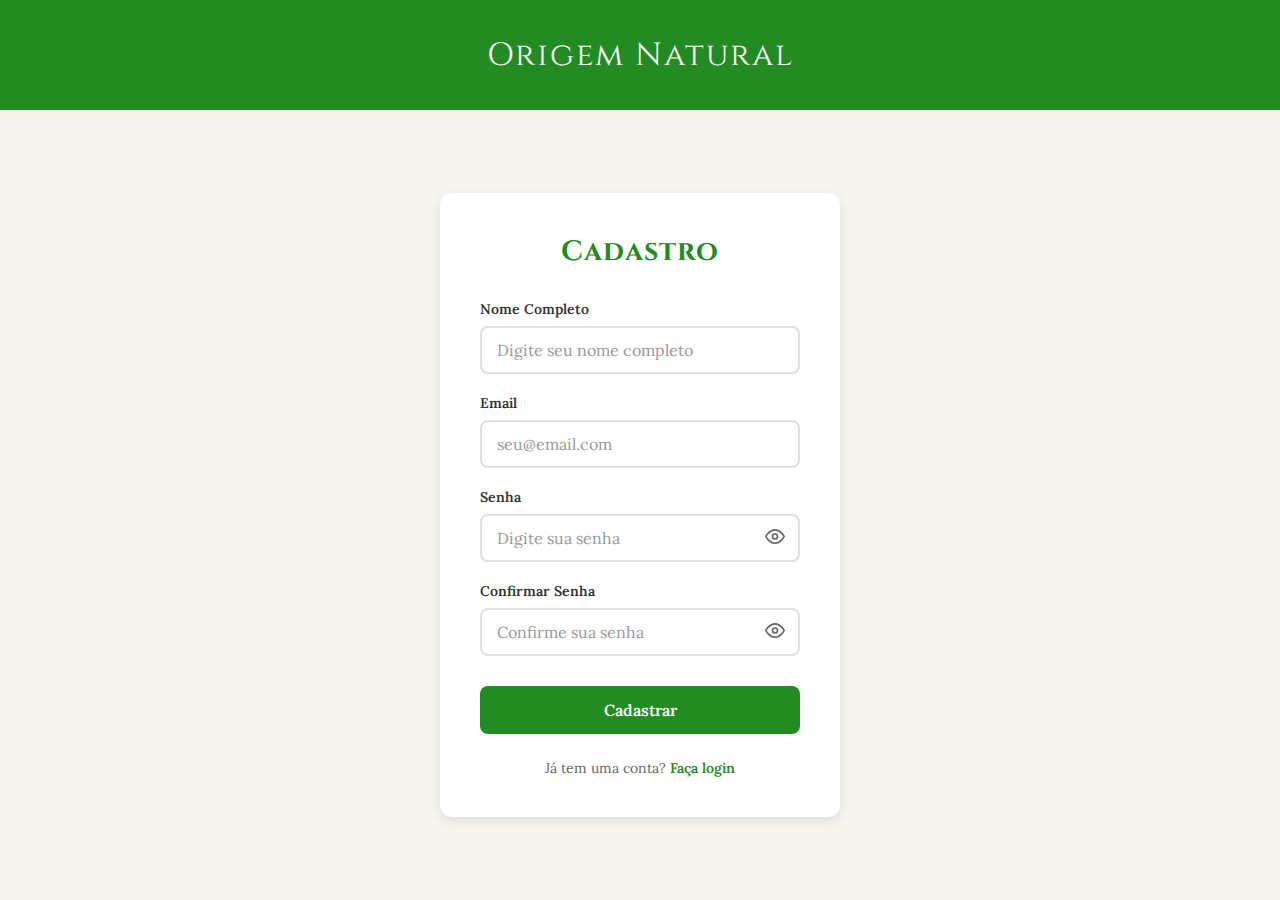
<file: cadastro.html>
<!DOCTYPE html>
<html lang="pt-br">
<head>
    <meta charset="UTF-8">
    <meta name="viewport" content="width=device-width, initial-scale=1.0">
    <link rel="stylesheet" href="style.css">
    <title>Cadastro - Origem Natural</title>
</head>
<body>
    <header>
        <p id="titulo">Origem Natural</p>
    </header>

    <div class="login-container">
        <div class="login-box">
            <h2 class="login-title">Cadastro</h2>
            <form id="cadastroForm">
                <div class="form-group">
                    <label for="nome">Nome Completo</label>
                    <input 
                        type="text" 
                        id="nome" 
                        name="nome" 
                        required 
                        placeholder="Digite seu nome completo"
                        autocomplete="name"
                    >
                </div>

                <div class="form-group">
                    <label for="email">Email</label>
                    <input 
                        type="email" 
                        id="email" 
                        name="email" 
                        required 
                        placeholder="seu@email.com"
                        autocomplete="email"
                    >
                </div>
                
                <div class="form-group">
                    <label for="senha">Senha</label>
                    <div style="position: relative;">
                        <input 
                            type="password" 
                            id="senha" 
                            name="senha" 
                            required 
                            placeholder="Digite sua senha"
                            autocomplete="new-password"
                            style="padding-right: 45px;"
                        >
                        <button 
                            type="button" 
                            id="btnMostrarSenha" 
                            style="position: absolute; right: 10px; top: 50%; transform: translateY(-50%); background: none; border: none; cursor: pointer; padding: 5px; color: #666;"
                            title="Mostrar senha"
                        >
                            <svg id="iconeSenha" width="20" height="20" viewBox="0 0 24 24" fill="none" stroke="currentColor" stroke-width="2" stroke-linecap="round" stroke-linejoin="round">
                                <path d="M1 12s4-8 11-8 11 8 11 8-4 8-11 8-11-8-11-8z"></path>
                                <circle cx="12" cy="12" r="3"></circle>
                            </svg>
                        </button>
                    </div>
                </div>

                <div class="form-group">
                    <label for="confirmarSenha">Confirmar Senha</label>
                    <div style="position: relative;">
                        <input 
                            type="password" 
                            id="confirmarSenha" 
                            name="confirmarSenha" 
                            required 
                            placeholder="Confirme sua senha"
                            autocomplete="new-password"
                            style="padding-right: 45px;"
                        >
                        <button 
                            type="button" 
                            id="btnMostrarConfirmarSenha" 
                            style="position: absolute; right: 10px; top: 50%; transform: translateY(-50%); background: none; border: none; cursor: pointer; padding: 5px; color: #666;"
                            title="Mostrar senha"
                        >
                            <svg id="iconeConfirmarSenha" width="20" height="20" viewBox="0 0 24 24" fill="none" stroke="currentColor" stroke-width="2" stroke-linecap="round" stroke-linejoin="round">
                                <path d="M1 12s4-8 11-8 11 8 11 8-4 8-11 8-11-8-11-8z"></path>
                                <circle cx="12" cy="12" r="3"></circle>
                            </svg>
                        </button>
                    </div>
                </div>

                <div class="form-group">
                    <button type="submit" class="btn-login" id="btnCadastro">
                        Cadastrar
                    </button>
                </div>

                <div id="mensagemErro" class="mensagem-erro" style="display: none;"></div>
            </form>

            <div class="login-footer">
                <p>Já tem uma conta? <a href="login.html" id="linkLogin">Faça login</a></p>
            </div>
        </div>
    </div>

    <script src="cadastro.js"></script>
</body>
</html>
</file>
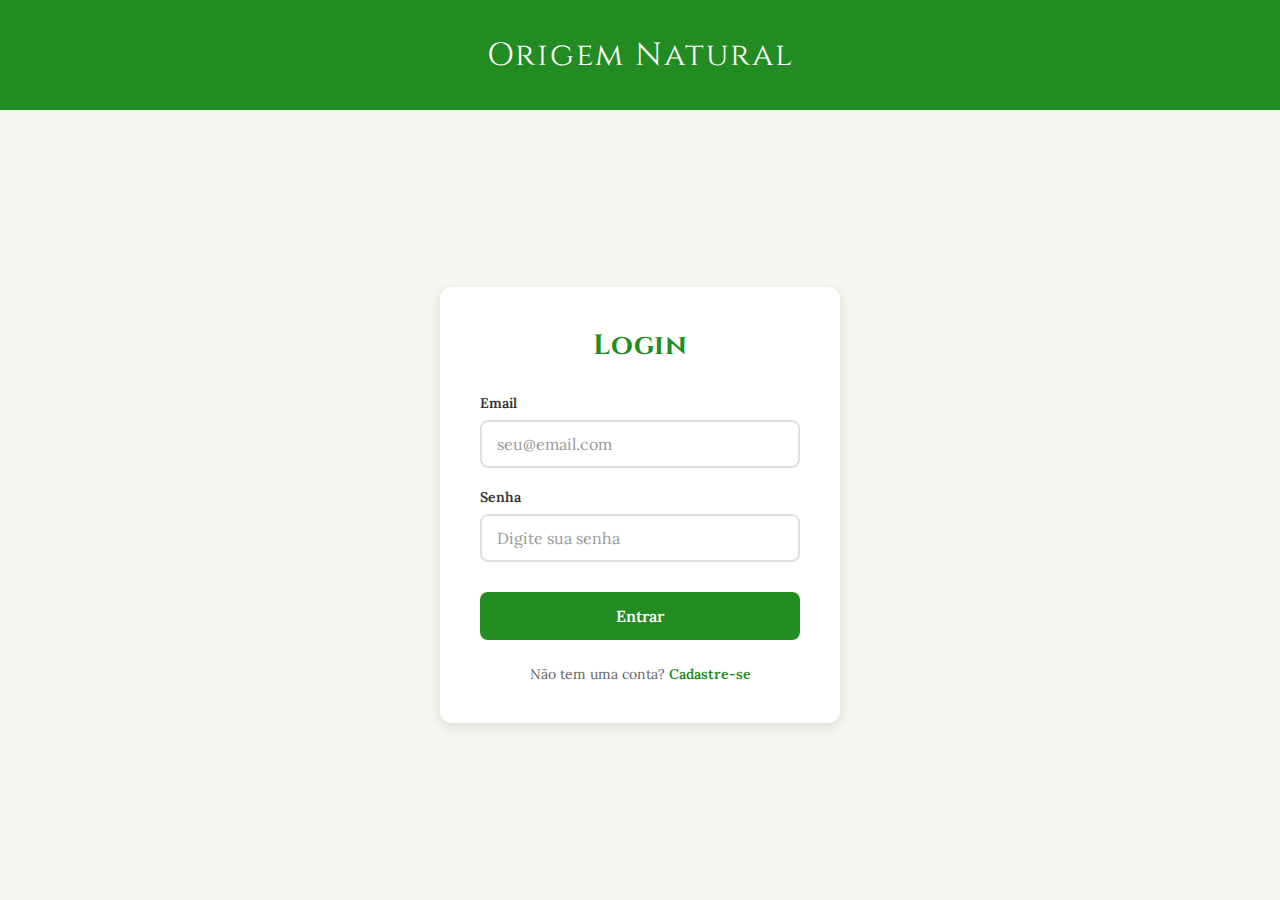
<file: login.html>
<!DOCTYPE html>
<html lang="pt-br">
<head>
    <meta charset="UTF-8">
    <meta name="viewport" content="width=device-width, initial-scale=1.0">
    <link rel="stylesheet" href="style.css">
    <title>Login - Origem Natural</title>
</head>
<body>
    <header>
        <p id="titulo">Origem Natural</p>
    </header>

    <div class="login-container">
        <div class="login-box">
            <h2 class="login-title">Login</h2>
            <form id="loginForm">
                <div class="form-group">
                    <label for="email">Email</label>
                    <input 
                        type="email" 
                        id="email" 
                        name="email" 
                        required 
                        placeholder="seu@email.com"
                        autocomplete="email"
                    >
                </div>
                
                <div class="form-group">
                    <label for="senha">Senha</label>
                    <input 
                        type="password" 
                        id="senha" 
                        name="senha" 
                        required 
                        placeholder="Digite sua senha"
                        autocomplete="current-password"
                    >
                </div>

                <div class="form-group">
                    <button type="submit" class="btn-login" id="btnLogin">
                        Entrar
                    </button>
                </div>

                <div id="mensagemErro" class="mensagem-erro" style="display: none;"></div>
            </form>

            <div class="login-footer">
                <p>Não tem uma conta? <a href="#" id="linkCadastro">Cadastre-se</a></p>
            </div>
        </div>
    </div>

    <script src="login.js"></script>
</body>
</html>
</file>
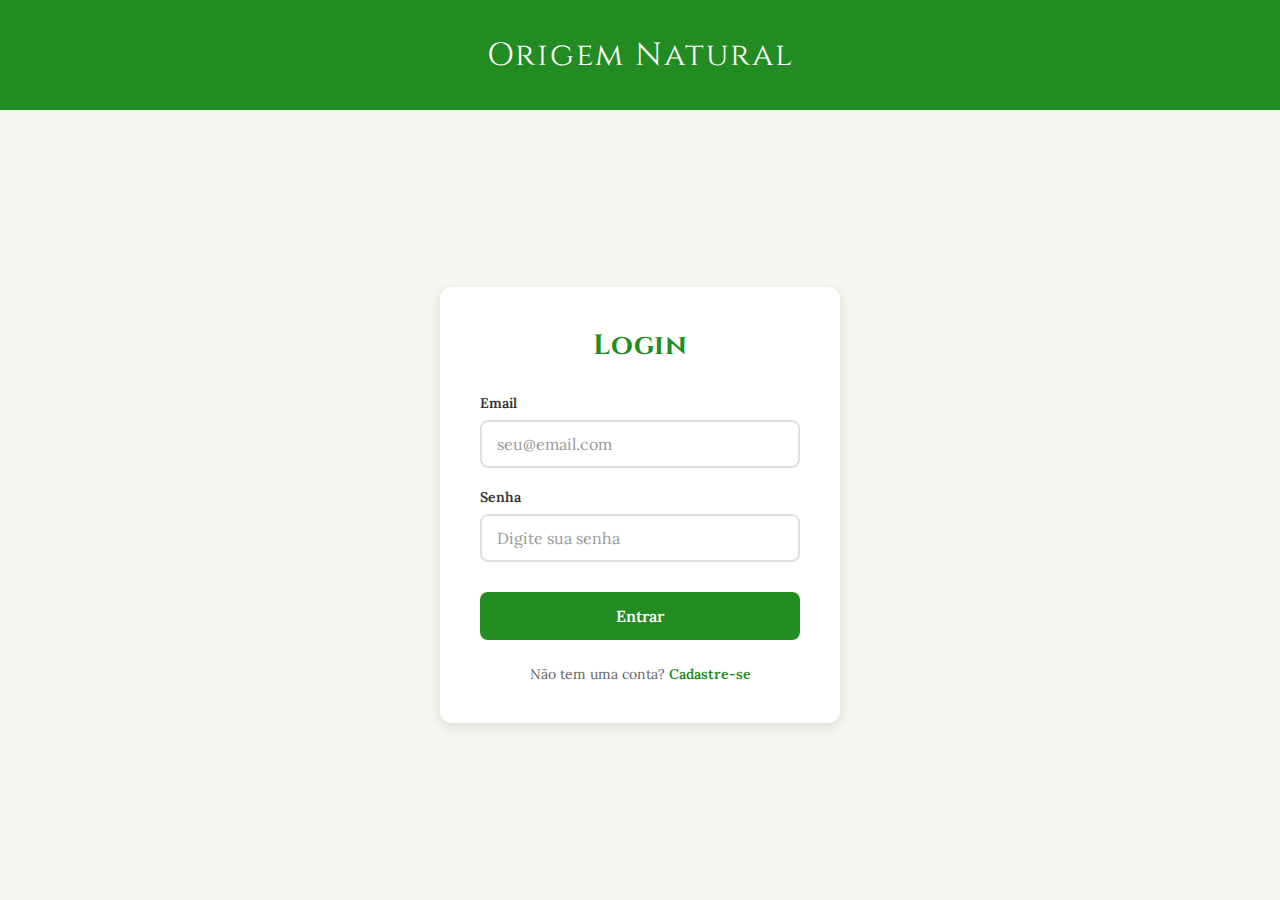
<file: perfil.html>
<!DOCTYPE html>
<html lang="pt-br">
<head>
    <meta charset="UTF-8">
    <meta name="viewport" content="width=device-width, initial-scale=1.0">
    <link rel="stylesheet" href="style.css">
    <title>Perfil - Origem Natural</title>
</head>
<body>
    <header>
        <p id="titulo">Origem Natural</p>
        <div class="header-actions">
            <a href="index.html" class="btn-header">Voltar</a>
            <button class="btn-header" id="btnLogout">Sair</button>
        </div>
    </header>

    <div class="login-container">
        <div class="login-box" style="max-width: 600px;">
            <h2 class="login-title">Meu Perfil</h2>
            
            <div id="perfilContent">
                <div style="text-align: center; padding: 20px;">
                    <div style="width: 100px; height: 100px; margin: 0 auto 20px; border-radius: 50%; background: #228B22; display: flex; align-items: center; justify-content: center; color: white; font-size: 40px;">
                        <svg width="60" height="60" viewBox="0 0 24 24" fill="none" stroke="currentColor" stroke-width="2" stroke-linecap="round" stroke-linejoin="round">
                            <path d="M20 21v-2a4 4 0 0 0-4-4H8a4 4 0 0 0-4 4v2"></path>
                            <circle cx="12" cy="7" r="4"></circle>
                        </svg>
                    </div>
                </div>

                <div class="form-group">
                    <label>Nome</label>
                    <div id="nomePerfil" style="padding: 12px 15px; background: #f5f5f5; border-radius: 8px; color: #333;">-</div>
                </div>

                <div class="form-group">
                    <label>Email</label>
                    <div id="emailPerfil" style="padding: 12px 15px; background: #f5f5f5; border-radius: 8px; color: #333;">-</div>
                </div>

                <div id="mensagemErro" class="mensagem-erro" style="display: none;"></div>
            </div>
        </div>
    </div>

    <script src="perfil.js"></script>
</body>
</html>
</file>
<file: style.css>
@import url('https://fonts.googleapis.com/css2?family=Cinzel:wght@400..900&display=swap');
@import url('https://fonts.googleapis.com/css2?family=Lora:wght@400;600&display=swap');

* {
    padding: 0;
    margin: 0;
    box-sizing: border-box;
}

body {
    background: #f6f5ef;
    font-family: "Lora", serif;
}

header {
    background: #228B22;
    height: 110px;
    display: flex;
    justify-content: space-between;
    align-items: center;
    padding: 0 40px;
    position: relative;
}

#titulo {
    position: absolute;
    left: 50%;
    transform: translateX(-50%);
    font-family: "Cinzel", serif;
    font-size: 32px;
    color: white;
    letter-spacing: 2px;
}

.header-actions {
    display: flex;
    gap: 10px;
}

.btn-header {
    background: rgba(255, 255, 255, 0.2);
    color: white;
    padding: 10px 20px;
    border: 2px solid rgba(255, 255, 255, 0.3);
    border-radius: 6px;
    text-decoration: none;
    font-family: "Lora", serif;
    font-size: 14px;
    font-weight: 600;
    cursor: pointer;
    transition: all 0.3s;
    display: inline-flex;
    align-items: center;
    justify-content: center;
    gap: 8px;
}

.btn-perfil {
    padding: 10px;
    min-width: 40px;
}

.btn-perfil svg {
    display: block;
}

.btn-carrinho {
    position: relative;
}

.badge-carrinho {
    background: #ff9800;
    color: white;
    border-radius: 12px;
    padding: 2px 8px;
    font-size: 12px;
    font-weight: 700;
    margin-left: 8px;
    display: inline-block;
    min-width: 24px;
    text-align: center;
}

.btn-header:hover {
    background: rgba(255, 255, 255, 0.3);
    border-color: rgba(255, 255, 255, 0.5);
}

@media (max-width: 768px) {
    header {
        padding: 0 20px;
    }
    
    #titulo {
        font-size: 24px;
    }
    
    .btn-header {
        padding: 8px 15px;
        font-size: 12px;
    }
}

/* Área do catálogo */
.catalogo {
    width: 100%;
    max-width: 1100px;
    margin: 40px auto;
    display: grid;
    grid-template-columns: repeat(auto-fit, minmax(250px, 1fr));
    gap: 25px;
    padding: 0 20px;
}

.card {
    background: white;
    border-radius: 12px;
    padding-bottom: 15px;
    box-shadow: 0 3px 8px rgba(0,0,0,0.15);
    transition: .3s;
}

.card:hover {
    transform: scale(1.02);
}

.card img {
    width: 100%;
    height: 180px;
    object-fit: cover;
    border-radius: 12px 12px 0 0;
}

.card .sem-imagem {
    width: 100%;
    height: 180px;
    background-color: #f0f0f0;
    display: flex;
    align-items: center;
    justify-content: center;
    border-radius: 12px 12px 0 0;
    color: #999;
    font-size: 14px;
}

.card h3 {
    font-family: "Cinzel", serif;
    text-align: center;
    margin-top: 10px;
    font-size: 20px;
}

.card p {
    text-align: center;
    font-size: 15px;
    margin-top: 6px;
    padding: 0 10px;
}

.preco {
    text-align: center;
    margin-top: 10px;
    font-weight: bold;
    color: #228B22;
    font-size: 18px;
}

.btn-comprar {
    width: calc(100% - 20px);
    margin: 15px 10px 10px 10px;
    padding: 12px;
    background: #228B22;
    color: white;
    border: none;
    border-radius: 8px;
    font-size: 16px;
    font-weight: 600;
    font-family: "Lora", serif;
    cursor: pointer;
    transition: background 0.3s, transform 0.2s;
}

.btn-comprar:hover {
    background: #1e7a1e;
    transform: translateY(-2px);
}

.btn-comprar:active {
    transform: translateY(0);
}

.btn-comprar:disabled {
    background: #ccc;
    cursor: not-allowed;
    transform: none;
}

/* Popup de Compra */
.popup-overlay {
    position: fixed;
    top: 0;
    left: 0;
    width: 100%;
    height: 100%;
    background: rgba(0, 0, 0, 0.5);
    display: flex;
    justify-content: center;
    align-items: center;
    z-index: 1000;
    animation: fadeIn 0.2s ease-out;
}

.popup-compra {
    background: white;
    border-radius: 12px;
    width: 90%;
    max-width: 400px;
    max-height: 90vh;
    box-shadow: 0 8px 24px rgba(0,0,0,0.3);
    animation: slideUp 0.3s ease-out;
    overflow: hidden;
    display: flex;
    flex-direction: column;
}

.popup-header {
    background: #228B22;
    color: white;
    padding: 20px;
    display: flex;
    justify-content: space-between;
    align-items: center;
}

.popup-header h3 {
    margin: 0;
    font-family: "Cinzel", serif;
    font-size: 20px;
}

.popup-fechar {
    background: none;
    border: none;
    color: white;
    font-size: 28px;
    cursor: pointer;
    padding: 0;
    width: 30px;
    height: 30px;
    display: flex;
    align-items: center;
    justify-content: center;
    border-radius: 50%;
    transition: background 0.2s;
}

.popup-fechar:hover {
    background: rgba(255, 255, 255, 0.2);
}

.popup-body {
    padding: 25px;
    text-align: center;
    overflow-y: auto;
    flex: 1;
    max-height: calc(90vh - 140px);
}

.popup-produto-nome {
    font-size: 18px;
    font-weight: 600;
    color: #333;
    margin-bottom: 10px;
    font-family: "Cinzel", serif;
}

.popup-produto-preco {
    font-size: 24px;
    font-weight: bold;
    color: #228B22;
    margin-bottom: 20px;
}

.popup-quantidade {
    margin-top: 20px;
}

.popup-quantidade label {
    display: block;
    margin-bottom: 8px;
    font-weight: 600;
    color: #333;
    font-size: 14px;
}

.input-quantidade {
    width: 100px;
    padding: 10px;
    border: 2px solid #e0e0e0;
    border-radius: 8px;
    font-size: 16px;
    text-align: center;
    font-family: "Lora", serif;
}

.input-quantidade:focus {
    outline: none;
    border-color: #228B22;
}

.popup-footer {
    padding: 20px;
    display: flex;
    gap: 10px;
    justify-content: flex-end;
    border-top: 1px solid #e0e0e0;
}

.btn-popup-cancelar,
.btn-popup-confirmar {
    padding: 12px 24px;
    border: none;
    border-radius: 8px;
    font-size: 16px;
    font-weight: 600;
    font-family: "Lora", serif;
    cursor: pointer;
    transition: all 0.3s;
}

.btn-popup-cancelar {
    background: #f5f5f5;
    color: #333;
}

.btn-popup-cancelar:hover {
    background: #e0e0e0;
}

.btn-popup-confirmar {
    background: #228B22;
    color: white;
}

.btn-popup-confirmar:hover {
    background: #1e7a1e;
    transform: translateY(-2px);
}

@keyframes fadeIn {
    from {
        opacity: 0;
    }
    to {
        opacity: 1;
    }
}

@keyframes slideUp {
    from {
        opacity: 0;
        transform: translateY(30px);
    }
    to {
        opacity: 1;
        transform: translateY(0);
    }
}

/* Carrinho */
.carrinho-lista {
    max-height: 300px;
    overflow-y: auto;
    margin-bottom: 15px;
}

.carrinho-item {
    display: flex;
    align-items: center;
    justify-content: space-between;
    gap: 10px;
    padding: 10px 0;
    border-bottom: 1px solid #eee;
}

.carrinho-item-info {
    flex: 1;
}

.carrinho-item-nome {
    font-weight: 600;
    margin-bottom: 4px;
}

.carrinho-item-preco {
    color: #228B22;
    font-weight: 700;
}

.carrinho-controles {
    display: flex;
    align-items: center;
    gap: 8px;
}

.btn-quantidade {
    width: 32px;
    height: 32px;
    border: 1px solid #ccc;
    background: #f5f5f5;
    border-radius: 6px;
    cursor: pointer;
    font-size: 16px;
}

.input-quantidade-lista {
    width: 50px;
    text-align: center;
    padding: 6px;
    border: 1px solid #ccc;
    border-radius: 6px;
}

.btn-remover-item {
    background: none;
    border: none;
    color: #f44336;
    font-weight: 700;
    cursor: pointer;
}

.carrinho-total {
    display: flex;
    justify-content: space-between;
    align-items: center;
    font-weight: 700;
    font-size: 18px;
    margin: 10px 0 15px 0;
}

.btn-finalizar {
    width: 100%;
    padding: 12px;
    background: #228B22;
    color: white;
    border: none;
    border-radius: 8px;
    font-size: 16px;
    font-weight: 700;
    cursor: pointer;
    transition: background 0.3s, transform 0.2s;
}

.btn-finalizar:hover {
    background: #1e7a1e;
    transform: translateY(-2px);
}

/* Notificação de produto adicionado */
.notificacao-carrinho {
    position: fixed;
    top: 130px;
    right: 20px;
    background: #4caf50;
    color: white;
    padding: 15px 25px;
    border-radius: 8px;
    box-shadow: 0 4px 12px rgba(0,0,0,0.3);
    font-weight: 600;
    z-index: 2000;
    opacity: 0;
    transform: translateX(400px);
    transition: all 0.3s ease-out;
    max-width: 300px;
}

.notificacao-carrinho.mostrar {
    opacity: 1;
    transform: translateX(0);
}

@keyframes slideInRight {
    from {
        opacity: 0;
        transform: translateX(400px);
    }
    to {
        opacity: 1;
        transform: translateX(0);
    }
}

/* Métodos de Pagamento */
.popup-total-pagamento {
    text-align: center;
    font-size: 20px;
    font-weight: 700;
    color: #228B22;
    margin-bottom: 20px;
    padding: 15px;
    background: #f0f8f0;
    border-radius: 8px;
}

.metodos-pagamento {
    display: flex;
    flex-direction: column;
    gap: 12px;
}

.metodo-pagamento-item {
    display: flex;
    align-items: center;
    padding: 15px;
    border: 2px solid #e0e0e0;
    border-radius: 8px;
    cursor: pointer;
    transition: all 0.3s;
    background: white;
}

.metodo-pagamento-item:hover {
    border-color: #228B22;
    background: #f0f8f0;
}

.metodo-pagamento-item input[type="radio"] {
    margin-right: 12px;
    width: 20px;
    height: 20px;
    cursor: pointer;
    accent-color: #228B22;
}

.metodo-pagamento-item input[type="radio"]:checked + .metodo-pagamento-label {
    color: #228B22;
    font-weight: 600;
}

.metodo-pagamento-item:has(input[type="radio"]:checked) {
    border-color: #228B22;
    background: #f0f8f0;
}

.metodo-pagamento-label {
    display: flex;
    align-items: center;
    gap: 10px;
    flex: 1;
    font-size: 16px;
}

.metodo-icone {
    font-size: 24px;
}

/* Área do QR Code PIX */
.area-qrcode {
    margin-top: 25px;
    padding: 20px;
    background: #f9f9f9;
    border-radius: 8px;
    border: 2px solid #228B22;
    text-align: center;
}

.qrcode-titulo {
    font-weight: 600;
    color: #333;
    margin-bottom: 15px;
    font-size: 16px;
}

.qrcode-container {
    display: flex;
    justify-content: center;
    align-items: center;
    margin: 15px 0;
    padding: 15px;
    background: white;
    border-radius: 8px;
    min-height: 200px;
}

.qrcode-container canvas {
    border-radius: 8px;
}

.qrcode-valor {
    font-size: 20px;
    font-weight: 700;
    color: #228B22;
    margin: 10px 0;
}

.qrcode-chave {
    font-size: 14px;
    color: #666;
    margin: 5px 0;
    word-break: break-all;
    padding: 0 10px;
}

/* Área de Login */
.login-container {
    min-height: calc(100vh - 110px);
    display: flex;
    justify-content: center;
    align-items: center;
    padding: 20px;
    background: #f6f5ef;
}

.login-box {
    background: white;
    border-radius: 12px;
    padding: 40px;
    box-shadow: 0 4px 12px rgba(0,0,0,0.1);
    width: 100%;
    max-width: 400px;
}

.login-title {
    font-family: "Cinzel", serif;
    font-size: 28px;
    text-align: center;
    margin-bottom: 30px;
    color: #228B22;
    letter-spacing: 1px;
}

.form-group {
    margin-bottom: 20px;
}

.form-group label {
    display: block;
    margin-bottom: 8px;
    font-weight: 600;
    color: #333;
    font-size: 14px;
}

.form-group input {
    width: 100%;
    padding: 12px 15px;
    border: 2px solid #e0e0e0;
    border-radius: 8px;
    font-size: 16px;
    font-family: "Lora", serif;
    transition: border-color 0.3s;
    background: #fff;
}

.form-group input:focus {
    outline: none;
    border-color: #228B22;
}

.form-group input::placeholder {
    color: #999;
}

.btn-login {
    width: 100%;
    padding: 14px;
    background: #228B22;
    color: white;
    border: none;
    border-radius: 8px;
    font-size: 16px;
    font-weight: 600;
    font-family: "Lora", serif;
    cursor: pointer;
    transition: background 0.3s, transform 0.2s;
    margin-top: 10px;
}

.btn-login:hover {
    background: #1e7a1e;
    transform: translateY(-2px);
}

.btn-login:active {
    transform: translateY(0);
}

.btn-login:disabled {
    background: #ccc;
    cursor: not-allowed;
    transform: none;
}

.mensagem-erro {
    background: #fee;
    color: #c33;
    padding: 12px;
    border-radius: 8px;
    margin-top: 15px;
    font-size: 14px;
    text-align: center;
    border: 1px solid #fcc;
}

.mensagem-sucesso {
    background: #efe;
    color: #3c3;
    padding: 12px;
    border-radius: 8px;
    margin-top: 15px;
    font-size: 14px;
    text-align: center;
    border: 1px solid #cfc;
}

.login-footer {
    margin-top: 25px;
    text-align: center;
    font-size: 14px;
    color: #666;
}

.login-footer a {
    color: #228B22;
    text-decoration: none;
    font-weight: 600;
}

.login-footer a:hover {
    text-decoration: underline;
}
</file>
